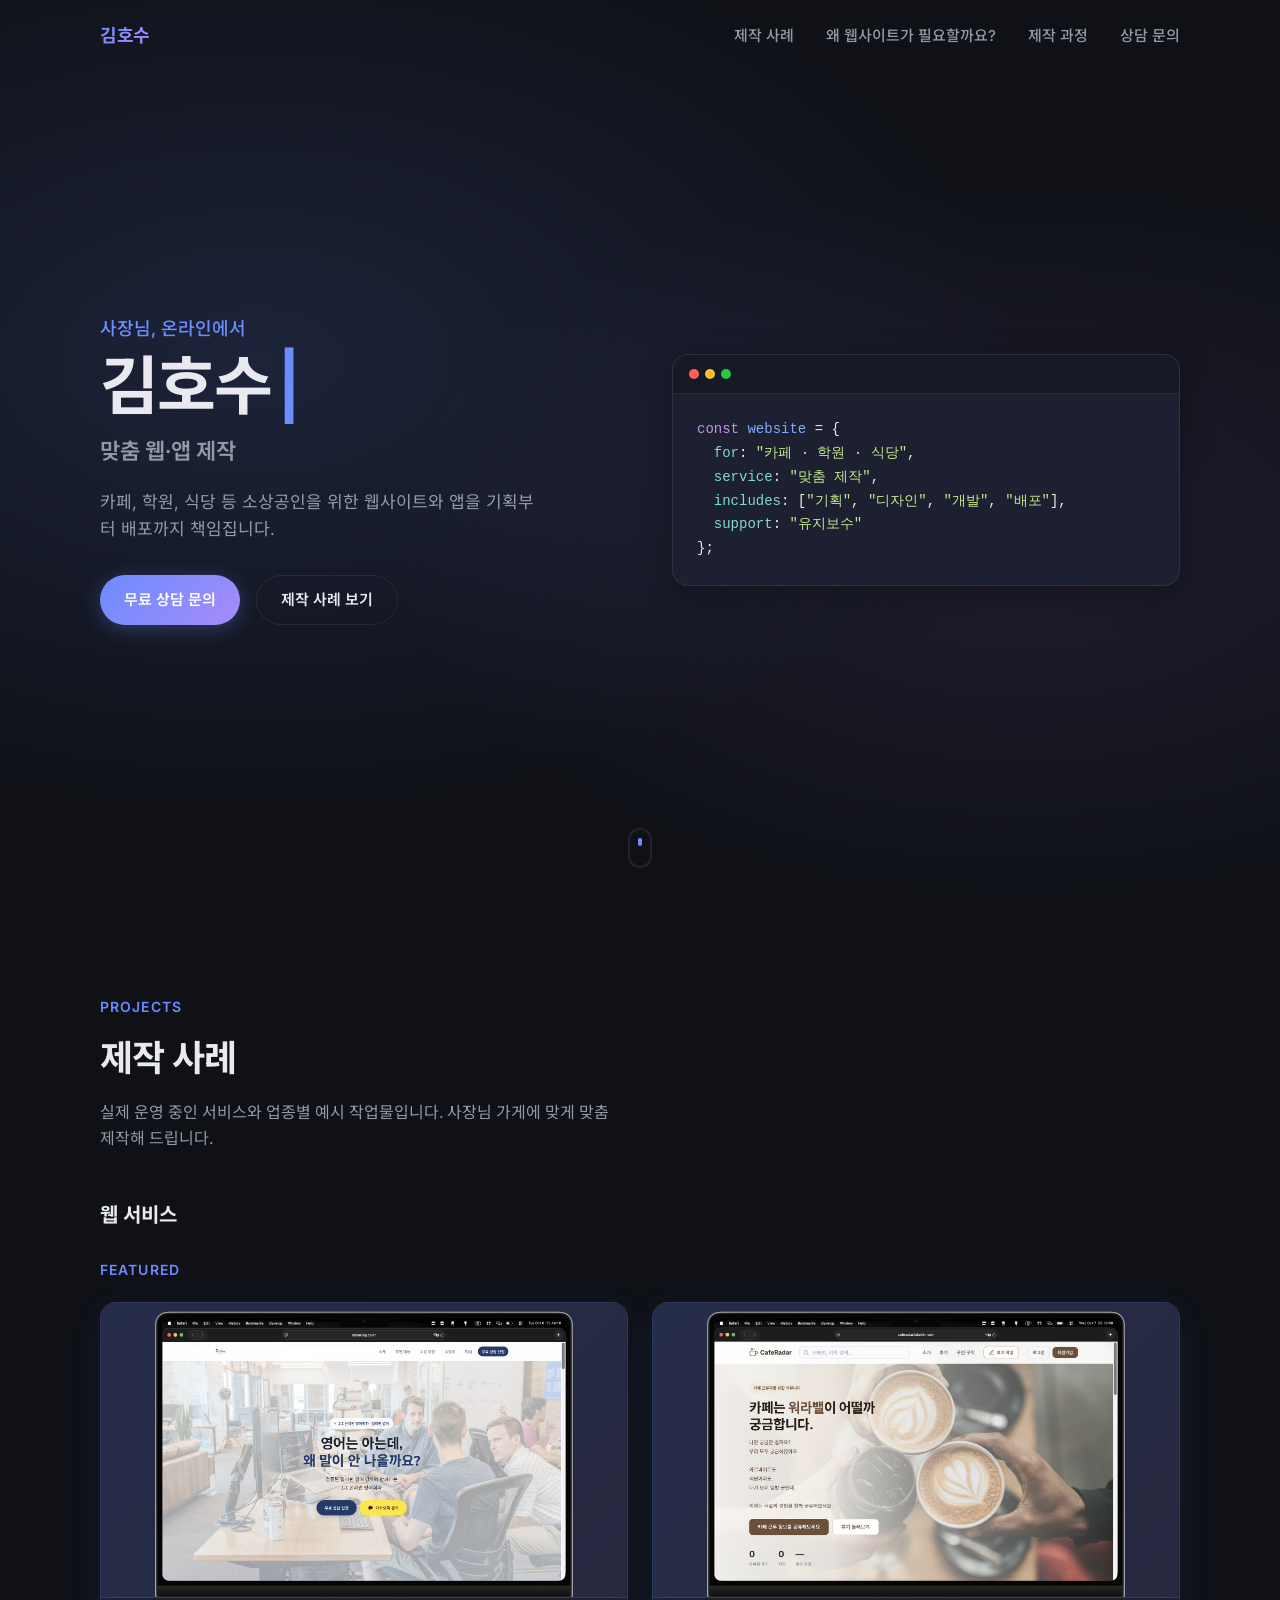
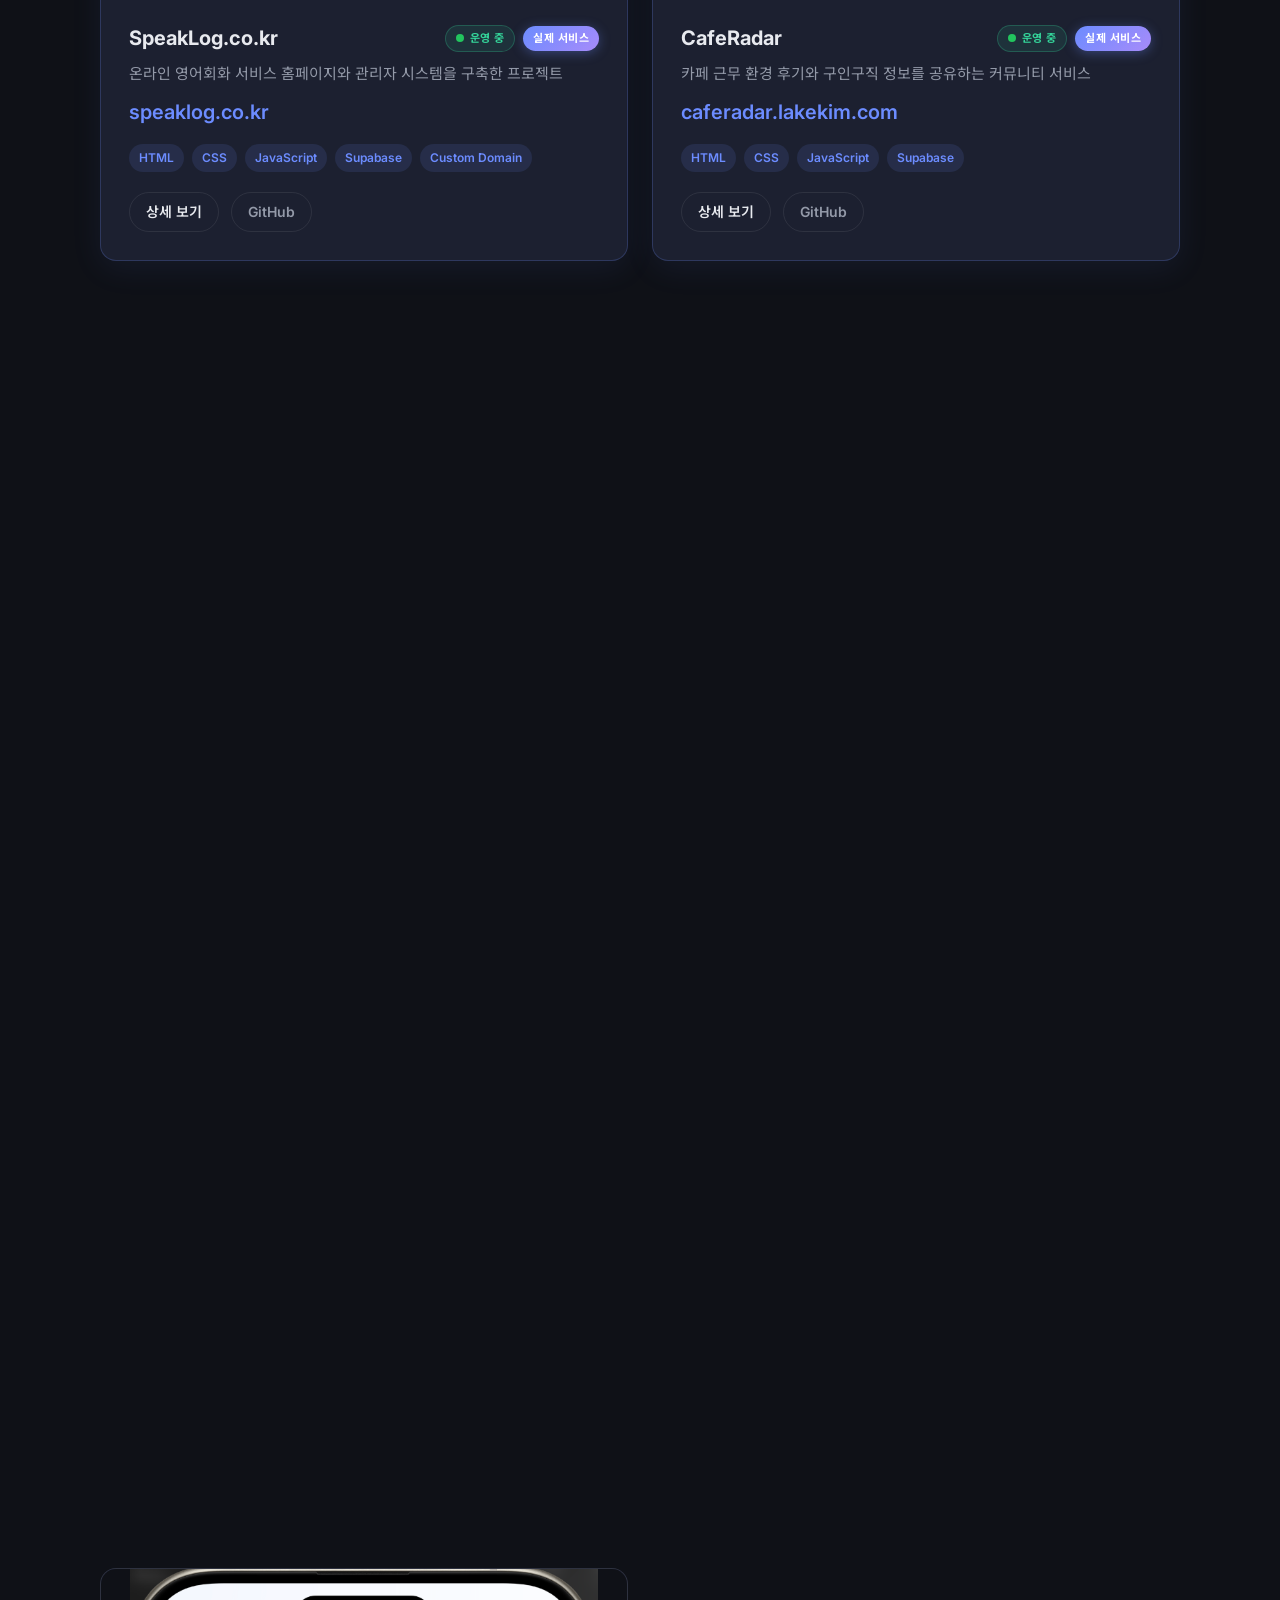
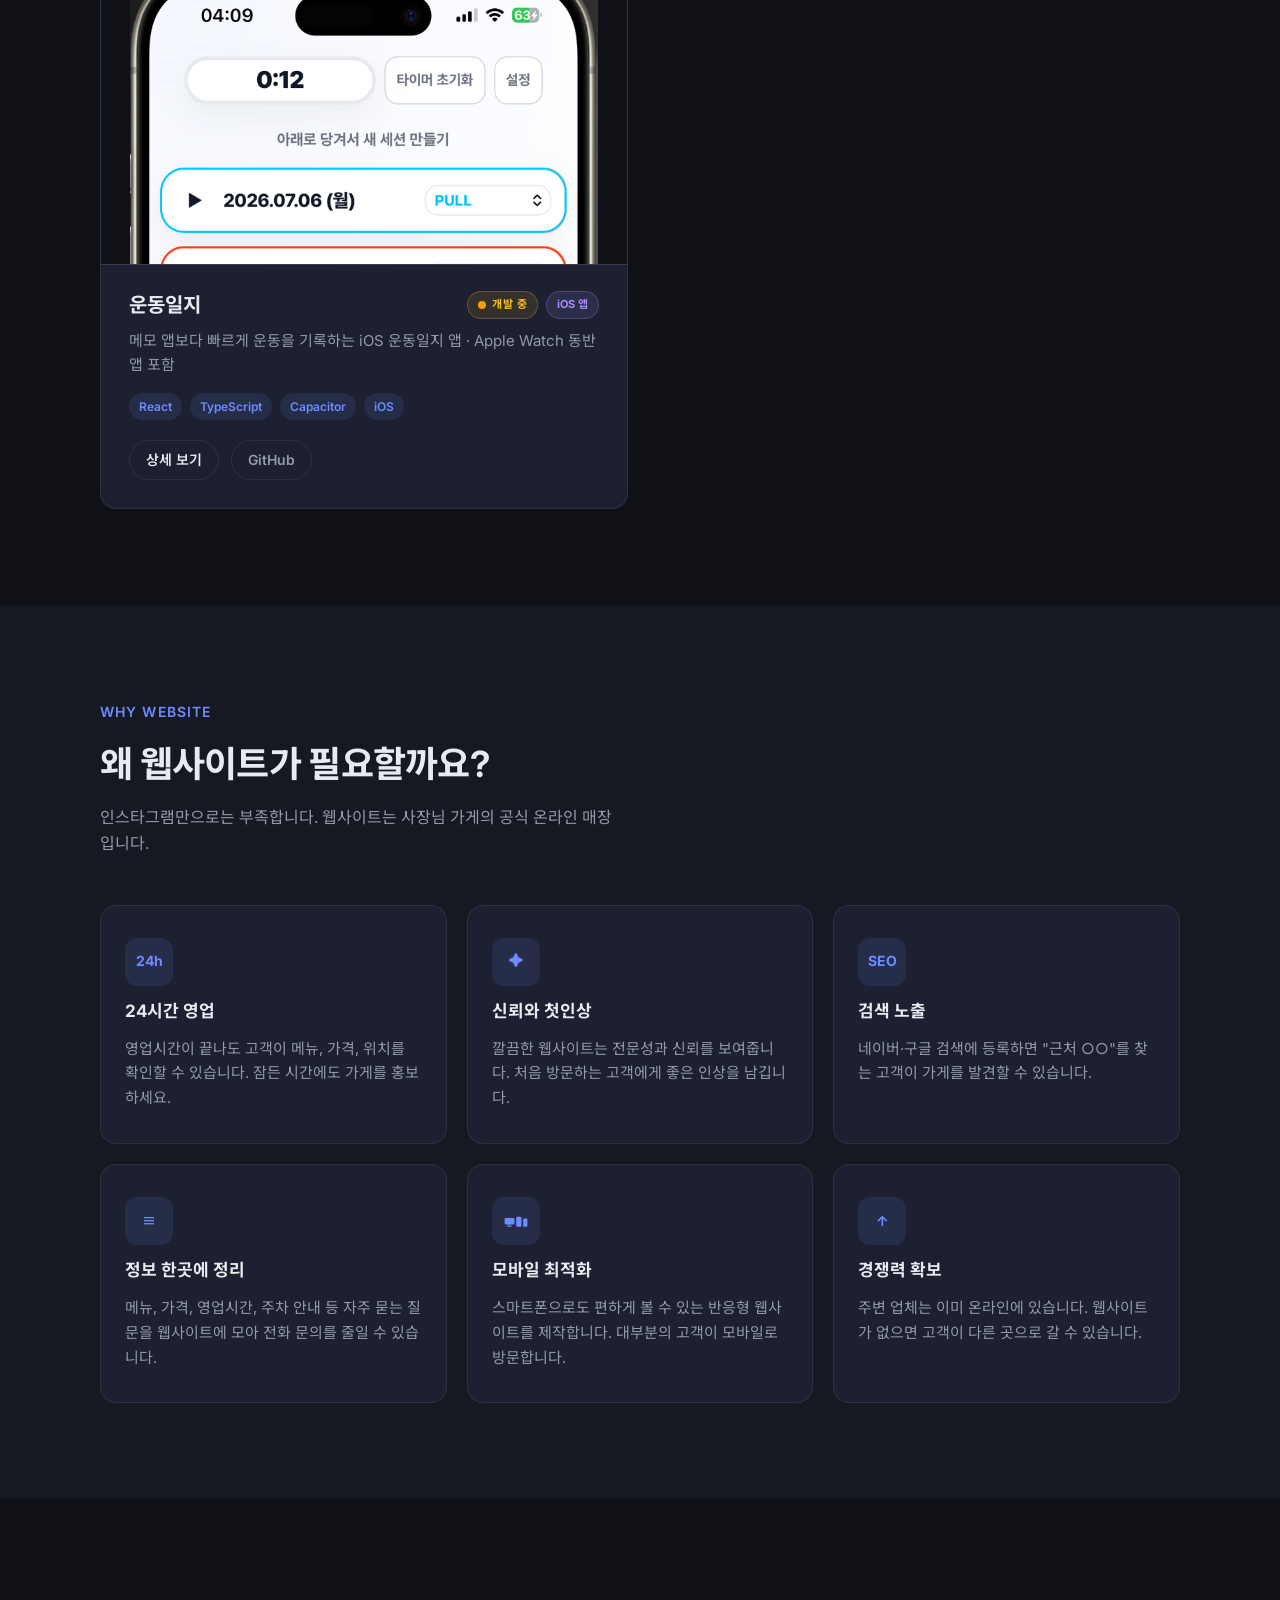
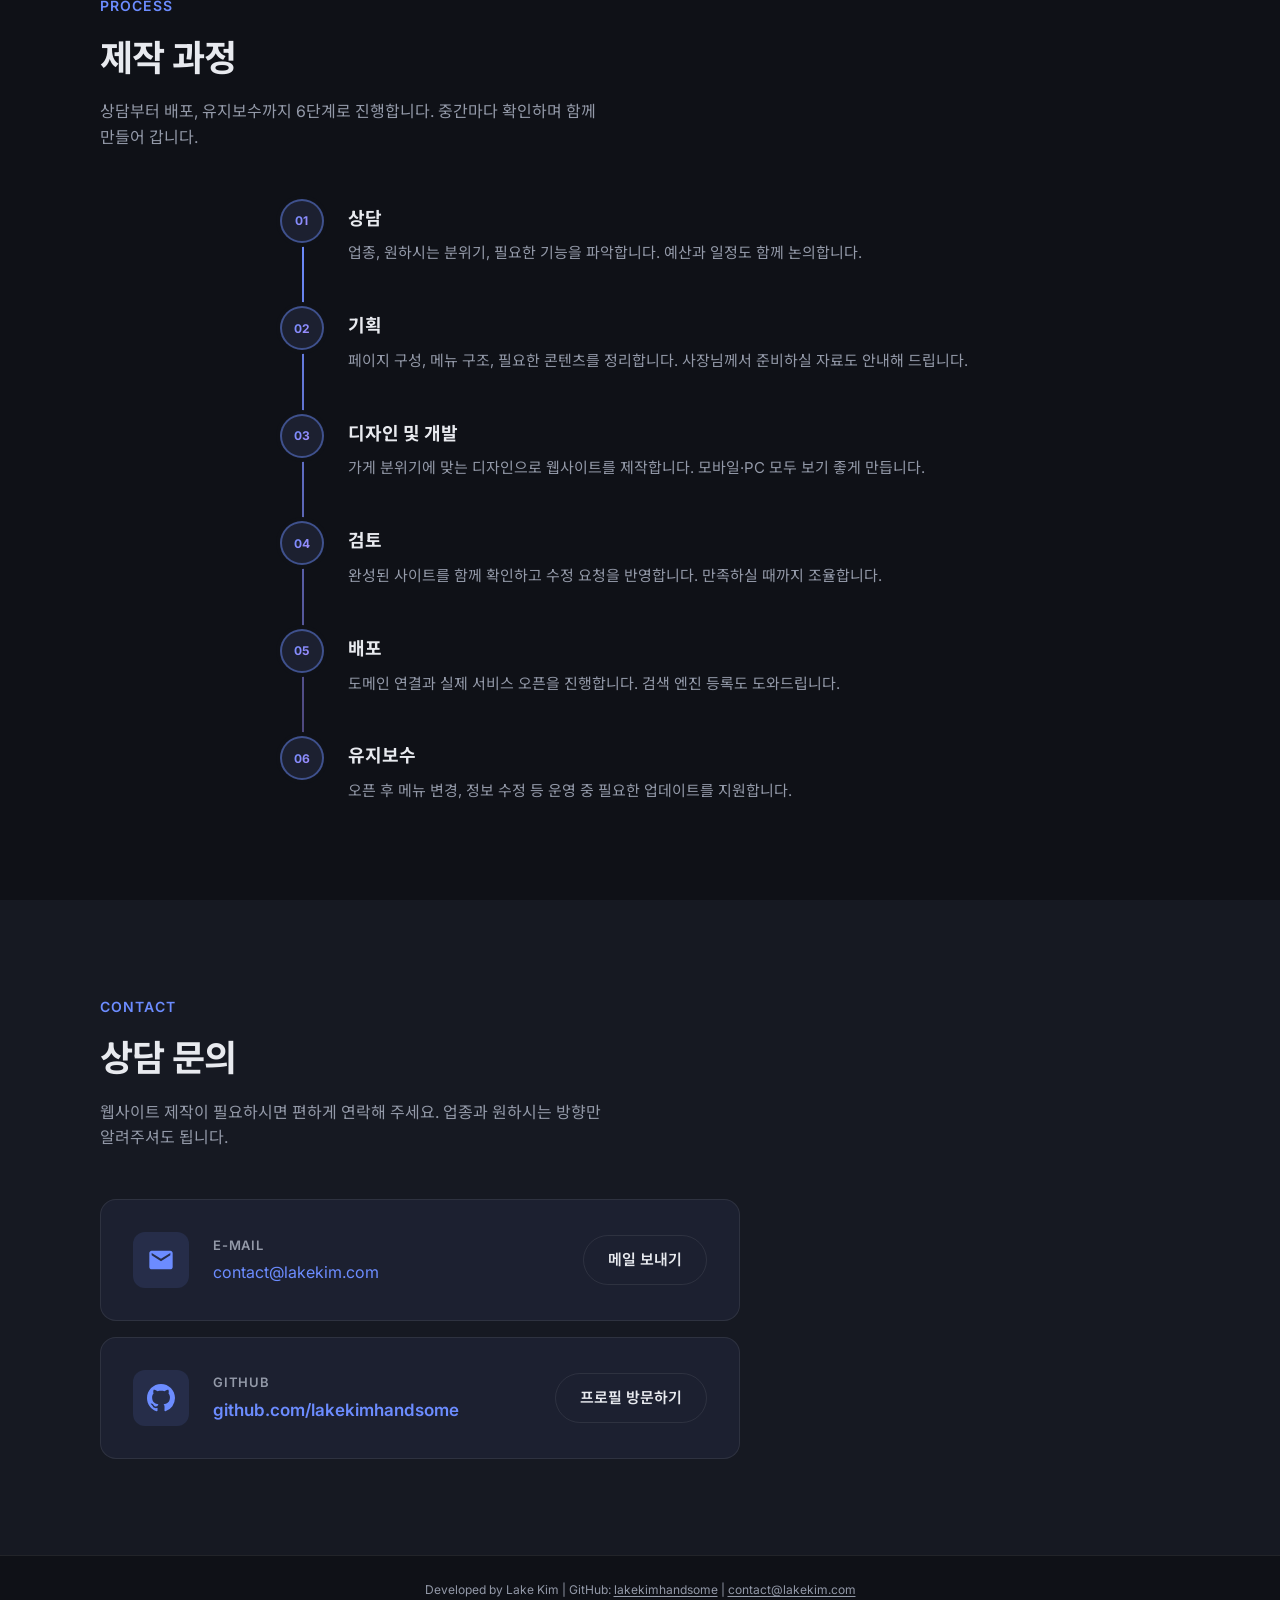
<file: index.html>
<!DOCTYPE html>
<html lang="ko">

<head>
  <meta charset="UTF-8">
  <meta name="viewport" content="width=device-width, initial-scale=1.0">
  <meta name="description" content="김호수 — 카페, 학원, 식당 등 소상공인을 위한 맞춤 웹사이트 제작 서비스. 기획부터 배포, 유지보수까지 책임집니다.">
  <title>김호수 | 웹·앱 제작</title>
  <link rel="icon" href="favicon.svg" type="image/svg+xml">
  <link rel="preconnect" href="https://fonts.googleapis.com">
  <link rel="preconnect" href="https://fonts.gstatic.com" crossorigin>
  <link
    href="https://fonts.googleapis.com/css2?family=Inter:wght@400;500;600;700&family=Noto+Sans+KR:wght@400;500;600;700&display=swap"
    rel="stylesheet">
  <link rel="stylesheet" href="style.css">
</head>

<body>
  <header class="header" id="header">
    <nav class="nav container">
      <a href="#" class="logo">김호수</a>
      <ul class="nav-links" id="nav-links">
        <li><a href="#projects">제작 사례</a></li>
        <li><a href="#why-website">왜 웹사이트가 필요할까요?</a></li>
        <li><a href="#process">제작 과정</a></li>
        <li><a href="#contact">상담 문의</a></li>
      </ul>
      <button type="button" class="nav-toggle" id="nav-toggle" aria-label="메뉴 열기" aria-expanded="false">
        <span></span>
        <span></span>
        <span></span>
      </button>
    </nav>
  </header>

  <main>
    <section class="hero" id="hero">
      <div class="hero-bg" aria-hidden="true"></div>
      <div class="container hero-inner">
        <div class="hero-content reveal">
          <p class="hero-greeting">사장님, 온라인에서</p>
          <h1 class="hero-name">김호수<span class="hero-cursor" aria-hidden="true">|</span></h1>
          <p class="hero-role">맞춤 웹·앱 제작</p>
          <p class="hero-desc">
            카페, 학원, 식당 등 소상공인을 위한<br class="hero-br">
            웹사이트와 앱을 기획부터 배포까지 책임집니다.
          </p>
          <div class="hero-actions">
            <a href="#contact" class="btn btn-primary">무료 상담 문의</a>
            <a href="#projects" class="btn btn-outline">제작 사례 보기</a>
          </div>
        </div>
        <div class="hero-visual reveal" aria-hidden="true">
          <div class="code-window">
            <div class="code-window-header">
              <span class="dot dot-red"></span>
              <span class="dot dot-yellow"></span>
              <span class="dot dot-green"></span>
            </div>
            <pre class="code-window-body"><code><span class="code-keyword">const</span> <span class="code-var">website</span> = {
  <span class="code-prop">for</span>: <span class="code-string">"카페 · 학원 · 식당"</span>,
  <span class="code-prop">service</span>: <span class="code-string">"맞춤 제작"</span>,
  <span class="code-prop">includes</span>: [<span class="code-string">"기획"</span>, <span class="code-string">"디자인"</span>, <span class="code-string">"개발"</span>, <span class="code-string">"배포"</span>],
  <span class="code-prop">support</span>: <span class="code-string">"유지보수"</span>
};</code></pre>
          </div>
        </div>
      </div>
      <a href="#projects" class="scroll-indicator" aria-label="Projects 섹션으로 이동">
        <span></span>
      </a>
    </section>

    <section class="section" id="projects">
      <div class="container">
        <header class="section-header reveal">
          <p class="section-label">Projects</p>
          <h2 class="section-title">제작 사례</h2>
          <p class="section-desc">실제 운영 중인 서비스와 업종별 예시 작업물입니다. 사장님 가게에 맞게 맞춤 제작해 드립니다.</p>
        </header>

        <div class="projects-category">
          <h3 class="projects-category-title reveal">웹 서비스</h3>
        <div class="projects-featured">
          <h4 class="projects-subtitle reveal">Featured</h4>
          <div class="projects-featured-grid">
            <article class="project-card project-card--featured reveal">
              <div class="project-card-media">
                <a href="projects/speaklog" class="project-image-link" aria-label="SpeakLog 상세 보기">
                  <img src="images/projects/speaklog/01-main.png" alt="SpeakLog 프로젝트 미리보기" class="project-image"
                    loading="lazy" width="640" height="360">
                </a>
              </div>
              <div class="project-card-top">
                <div class="project-card-header">
                  <h3 class="project-name">SpeakLog.co.kr</h3>
                  <div class="project-card-badges">
                    <span class="status-live"><span class="status-dot" aria-hidden="true"></span>운영 중</span>
                    <span class="project-badge project-badge--live">실제 서비스</span>
                  </div>
                </div>
                <p class="project-desc">온라인 영어회화 서비스 홈페이지와 관리자 시스템을 구축한 프로젝트</p>
                <a href="https://speaklog.co.kr/" class="project-url" target="_blank"
                  rel="noopener noreferrer">speaklog.co.kr</a>
                <ul class="project-tech" aria-label="사용 기술">
                  <li>HTML</li>
                  <li>CSS</li>
                  <li>JavaScript</li>
                  <li>Supabase</li>
                  <li>Custom Domain</li>
                </ul>
              </div>
              <div class="project-card-actions">
                <a href="projects/speaklog" class="btn btn-sm btn-outline">상세 보기</a>
                <a href="https://github.com/lakekimhandsome/speaklog" class="btn btn-sm btn-ghost" target="_blank"
                  rel="noopener noreferrer">GitHub</a>
              </div>
            </article>

            <article class="project-card project-card--featured reveal">
              <div class="project-card-media">
                <a href="projects/caferadar" class="project-image-link" aria-label="CafeRadar 상세 보기">
                  <img src="images/projects/caferadar/01-main.png?v=551184a" alt="CafeRadar 프로젝트 미리보기" class="project-image"
                    loading="lazy" width="640" height="360">
                </a>
              </div>
              <div class="project-card-top">
                <div class="project-card-header">
                  <h3 class="project-name">CafeRadar</h3>
                  <div class="project-card-badges">
                    <span class="status-live"><span class="status-dot" aria-hidden="true"></span>운영 중</span>
                    <span class="project-badge project-badge--live">실제 서비스</span>
                  </div>
                </div>
                <p class="project-desc">카페 근무 환경 후기와 구인구직 정보를 공유하는 커뮤니티 서비스</p>
                <a href="https://caferadar.lakekim.com" class="project-url" target="_blank"
                  rel="noopener noreferrer">caferadar.lakekim.com</a>
                <ul class="project-tech" aria-label="사용 기술">
                  <li>HTML</li>
                  <li>CSS</li>
                  <li>JavaScript</li>
                  <li>Supabase</li>
                </ul>
              </div>
              <div class="project-card-actions">
                <a href="projects/caferadar" class="btn btn-sm btn-outline">상세 보기</a>
                <a href="https://github.com/lakekimhandsome/caferadar" class="btn btn-sm btn-ghost" target="_blank"
                  rel="noopener noreferrer">GitHub</a>
              </div>
            </article>
          </div>
        </div>

        <div class="projects-grid">
          <article class="project-card reveal">
            <div class="project-card-media">
              <a href="projects/matcha-mall" class="project-image-link" aria-label="말차몰 상세 보기">
                <img src="images/projects/matcha-mall.png?v=20261008" alt="말차몰 프로젝트 미리보기" class="project-image"
                  loading="lazy" width="640" height="360">
              </a>
            </div>
            <div class="project-card-top">
              <div class="project-card-header">
                <h3 class="project-name">말차몰</h3>
                <span class="project-badge project-badge--sample">예시</span>
              </div>
              <p class="project-desc">쇼핑몰 형태의 예시 웹사이트</p>
              <a href="https://mall.lakekim.com" class="project-url" target="_blank"
                rel="noopener noreferrer">mall.lakekim.com</a>
              <ul class="project-tech" aria-label="사용 기술">
                <li>HTML</li>
                <li>CSS</li>
                <li>JavaScript</li>
              </ul>
            </div>
            <div class="project-card-actions">
              <a href="projects/matcha-mall" class="btn btn-sm btn-outline">상세 보기</a>
              <a href="https://github.com/lakekimhandsome/matcha-mall" class="btn btn-sm btn-ghost" target="_blank"
                rel="noopener noreferrer">GitHub</a>
            </div>
          </article>

          <article class="project-card reveal">
            <div class="project-card-media">
              <a href="projects/academy-website" class="project-image-link" aria-label="학원 홈페이지 상세 보기">
                <img src="images/projects/academy-website.png?v=20261008" alt="학원 홈페이지 프로젝트 미리보기" class="project-image"
                  loading="lazy" width="640" height="360">
              </a>
            </div>
            <div class="project-card-top">
              <div class="project-card-header">
                <h3 class="project-name">학원 홈페이지</h3>
                <span class="project-badge project-badge--sample">예시</span>
              </div>
              <p class="project-desc">학원 홈페이지 형태의 예시 웹사이트</p>
              <a href="https://academy.lakekim.com" class="project-url" target="_blank"
                rel="noopener noreferrer">academy.lakekim.com</a>
              <ul class="project-tech" aria-label="사용 기술">
                <li>HTML</li>
                <li>CSS</li>
                <li>JavaScript</li>
              </ul>
            </div>
            <div class="project-card-actions">
              <a href="projects/academy-website" class="btn btn-sm btn-outline">상세 보기</a>
              <a href="https://github.com/lakekimhandsome/academy-website" class="btn btn-sm btn-ghost"
                target="_blank" rel="noopener noreferrer">GitHub</a>
            </div>
          </article>

          <article class="project-card reveal">
            <div class="project-card-media">
              <a href="projects/bokshil-cafe" class="project-image-link" aria-label="Bokshil Café 상세 보기">
                <img src="images/projects/bokshil-cafe.png?v=20261008" alt="Bokshil Café 프로젝트 미리보기" class="project-image"
                  loading="lazy" width="640" height="360">
              </a>
            </div>
            <div class="project-card-top">
              <div class="project-card-header">
                <h3 class="project-name">Bokshil Café</h3>
                <span class="project-badge project-badge--sample">예시</span>
              </div>
              <p class="project-desc">감성 카페 예시 랜딩 페이지</p>
              <a href="https://cafe.lakekim.com" class="project-url" target="_blank"
                rel="noopener noreferrer">cafe.lakekim.com</a>
              <ul class="project-tech" aria-label="사용 기술">
                <li>HTML</li>
                <li>CSS</li>
                <li>JavaScript</li>
              </ul>
            </div>
            <div class="project-card-actions">
              <a href="projects/bokshil-cafe" class="btn btn-sm btn-outline">상세 보기</a>
              <a href="https://github.com/lakekimhandsome/bokshil-cafe" class="btn btn-sm btn-ghost" target="_blank"
                rel="noopener noreferrer">GitHub</a>
            </div>
          </article>

          <article class="project-card reveal">
            <div class="project-card-media">
              <a href="projects/restaurant-kiosk" class="project-image-link" aria-label="식당 키오스크 상세 보기">
                <img src="images/projects/restaurant-kiosk.png?v=20261008" alt="식당 키오스크 프로젝트 미리보기" class="project-image"
                  loading="lazy" width="640" height="360">
              </a>
            </div>
            <div class="project-card-top">
              <div class="project-card-header">
                <h3 class="project-name">식당 키오스크</h3>
                <span class="project-badge project-badge--sample">예시</span>
              </div>
              <p class="project-desc">식당 키오스크 예시 웹 애플리케이션</p>
              <a href="https://kiosk.lakekim.com" class="project-url" target="_blank"
                rel="noopener noreferrer">kiosk.lakekim.com</a>
              <ul class="project-tech" aria-label="사용 기술">
                <li>HTML</li>
                <li>CSS</li>
                <li>JavaScript</li>
              </ul>
            </div>
            <div class="project-card-actions">
              <a href="projects/restaurant-kiosk" class="btn btn-sm btn-outline">상세 보기</a>
              <a href="https://github.com/lakekimhandsome/restaurant-kiosk" class="btn btn-sm btn-ghost"
                target="_blank" rel="noopener noreferrer">GitHub</a>
            </div>
          </article>
        </div>
        </div>

        <div class="projects-category">
          <h3 class="projects-category-title reveal">모바일 앱</h3>
          <div class="projects-grid">
            <article class="project-card reveal">
              <div class="project-card-media project-card-media--mobile">
                <a href="projects/workout-journal" class="project-image-link" aria-label="운동일지 상세 보기">
                  <img src="images/projects/workout-journal.png" alt="운동일지 앱 미리보기" class="project-image"
                    loading="lazy" width="640" height="360">
                </a>
              </div>
              <div class="project-card-top">
                <div class="project-card-header">
                  <h3 class="project-name">운동일지</h3>
                  <div class="project-card-badges">
                    <span class="status-dev"><span class="status-dot status-dot--dev" aria-hidden="true"></span>개발 중</span>
                    <span class="project-badge project-badge--mobile">iOS 앱</span>
                  </div>
                </div>
                <p class="project-desc">메모 앱보다 빠르게 운동을 기록하는 iOS 운동일지 앱 · Apple Watch 동반 앱 포함</p>
                <ul class="project-tech" aria-label="사용 기술">
                  <li>React</li>
                  <li>TypeScript</li>
                  <li>Capacitor</li>
                  <li>iOS</li>
                </ul>
              </div>
              <div class="project-card-actions">
                <a href="projects/workout-journal" class="btn btn-sm btn-outline">상세 보기</a>
                <a href="https://github.com/lakekimhandsome/workout-journal" class="btn btn-sm btn-ghost" target="_blank"
                  rel="noopener noreferrer">GitHub</a>
              </div>
            </article>
          </div>
        </div>
      </div>
    </section>

    <section class="section section-alt" id="why-website">
      <div class="container">
        <header class="section-header reveal">
          <p class="section-label">Why Website</p>
          <h2 class="section-title">왜 웹사이트가 필요할까요?</h2>
          <p class="section-desc">인스타그램만으로는 부족합니다. 웹사이트는 사장님 가게의 공식 온라인 매장입니다.</p>
        </header>
        <div class="why-grid">
          <article class="why-card reveal">
            <span class="why-icon" aria-hidden="true">24h</span>
            <h3 class="why-title">24시간 영업</h3>
            <p class="why-desc">영업시간이 끝나도 고객이 메뉴, 가격, 위치를 확인할 수 있습니다. 잠든 시간에도 가게를 홍보하세요.</p>
          </article>
          <article class="why-card reveal">
            <span class="why-icon" aria-hidden="true">✦</span>
            <h3 class="why-title">신뢰와 첫인상</h3>
            <p class="why-desc">깔끔한 웹사이트는 전문성과 신뢰를 보여줍니다. 처음 방문하는 고객에게 좋은 인상을 남깁니다.</p>
          </article>
          <article class="why-card reveal">
            <span class="why-icon" aria-hidden="true">SEO</span>
            <h3 class="why-title">검색 노출</h3>
            <p class="why-desc">네이버·구글 검색에 등록하면 "근처 ○○"를 찾는 고객이 가게를 발견할 수 있습니다.</p>
          </article>
          <article class="why-card reveal">
            <span class="why-icon" aria-hidden="true">≡</span>
            <h3 class="why-title">정보 한곳에 정리</h3>
            <p class="why-desc">메뉴, 가격, 영업시간, 주차 안내 등 자주 묻는 질문을 웹사이트에 모아 전화 문의를 줄일 수 있습니다.</p>
          </article>
          <article class="why-card reveal">
            <span class="why-icon why-icon--devices" aria-hidden="true">
              <svg viewBox="0 0 20 13" aria-hidden="true">
                <g transform="translate(1.875, 2.875)">
                  <rect x="0" y="1.5" width="7" height="4.5" rx="0.75" />
                  <rect x="2.75" y="6" width="1.25" height="0.85" rx="0.2" />
                  <rect x="1.75" y="6.85" width="3.25" height="0.9" rx="0.25" />
                  <rect x="8.25" y="0.5" width="3.75" height="7.25" rx="0.75" />
                  <rect x="13.25" y="1.75" width="3" height="6" rx="0.65" />
                </g>
              </svg>
            </span>
            <h3 class="why-title">모바일 최적화</h3>
            <p class="why-desc">스마트폰으로도 편하게 볼 수 있는 반응형 웹사이트를 제작합니다. 대부분의 고객이 모바일로 방문합니다.</p>
          </article>
          <article class="why-card reveal">
            <span class="why-icon" aria-hidden="true">↑</span>
            <h3 class="why-title">경쟁력 확보</h3>
            <p class="why-desc">주변 업체는 이미 온라인에 있습니다. 웹사이트가 없으면 고객이 다른 곳으로 갈 수 있습니다.</p>
          </article>
        </div>
      </div>
    </section>

    <section class="section" id="process">
      <div class="container">
        <header class="section-header reveal">
          <p class="section-label">Process</p>
          <h2 class="section-title">제작 과정</h2>
          <p class="section-desc">상담부터 배포, 유지보수까지 6단계로 진행합니다. 중간마다 확인하며 함께 만들어 갑니다.</p>
        </header>
        <ol class="process-timeline">
          <li class="process-step reveal">
            <div class="process-step-marker" aria-hidden="true">
              <span class="process-step-num">01</span>
            </div>
            <div class="process-step-body">
              <h3 class="process-step-title">상담</h3>
              <p class="process-step-desc">업종, 원하시는 분위기, 필요한 기능을 파악합니다. 예산과 일정도 함께 논의합니다.</p>
            </div>
          </li>
          <li class="process-step reveal">
            <div class="process-step-marker" aria-hidden="true">
              <span class="process-step-num">02</span>
            </div>
            <div class="process-step-body">
              <h3 class="process-step-title">기획</h3>
              <p class="process-step-desc">페이지 구성, 메뉴 구조, 필요한 콘텐츠를 정리합니다. 사장님께서 준비하실 자료도 안내해 드립니다.</p>
            </div>
          </li>
          <li class="process-step reveal">
            <div class="process-step-marker" aria-hidden="true">
              <span class="process-step-num">03</span>
            </div>
            <div class="process-step-body">
              <h3 class="process-step-title">디자인 및 개발</h3>
              <p class="process-step-desc">가게 분위기에 맞는 디자인으로 웹사이트를 제작합니다. 모바일·PC 모두 보기 좋게 만듭니다.</p>
            </div>
          </li>
          <li class="process-step reveal">
            <div class="process-step-marker" aria-hidden="true">
              <span class="process-step-num">04</span>
            </div>
            <div class="process-step-body">
              <h3 class="process-step-title">검토</h3>
              <p class="process-step-desc">완성된 사이트를 함께 확인하고 수정 요청을 반영합니다. 만족하실 때까지 조율합니다.</p>
            </div>
          </li>
          <li class="process-step reveal">
            <div class="process-step-marker" aria-hidden="true">
              <span class="process-step-num">05</span>
            </div>
            <div class="process-step-body">
              <h3 class="process-step-title">배포</h3>
              <p class="process-step-desc">도메인 연결과 실제 서비스 오픈을 진행합니다. 검색 엔진 등록도 도와드립니다.</p>
            </div>
          </li>
          <li class="process-step reveal">
            <div class="process-step-marker" aria-hidden="true">
              <span class="process-step-num">06</span>
            </div>
            <div class="process-step-body">
              <h3 class="process-step-title">유지보수</h3>
              <p class="process-step-desc">오픈 후 메뉴 변경, 정보 수정 등 운영 중 필요한 업데이트를 지원합니다.</p>
            </div>
          </li>
        </ol>
      </div>
    </section>

    <section class="section section-alt" id="contact">
      <div class="container">
        <header class="section-header reveal">
          <p class="section-label">Contact</p>
          <h2 class="section-title">상담 문의</h2>
          <p class="section-desc">웹사이트 제작이 필요하시면 편하게 연락해 주세요. 업종과 원하시는 방향만 알려주셔도 됩니다.</p>
        </header>
        <div class="contact-cards reveal">
          <div class="contact-card">
            <div class="contact-icon" aria-hidden="true">
              <svg viewBox="0 0 24 24">
                <path
                  d="M20 4H4c-1.1 0-2 .9-2 2v12c0 1.1.9 2 2 2h16c1.1 0 2-.9 2-2V6c0-1.1-.9-2-2-2zm0 4l-8 5-8-5V6l8 5 8-5v2z" />
              </svg>
            </div>
            <div class="contact-info">
              <p class="contact-label">E-mail</p>
              <button type="button" class="contact-link contact-link--copy" data-email="contact@lakekim.com"
                aria-label="이메일 주소 복사">contact@lakekim.com</button>
            </div>
            <a href="mailto:contact@lakekim.com" class="btn btn-outline">메일 보내기</a>
          </div>
          <div class="contact-card">
            <div class="contact-icon" aria-hidden="true">
              <svg viewBox="0 0 24 24">
                <path
                  d="M12 0C5.37 0 0 5.37 0 12c0 5.31 3.435 9.795 8.205 11.385.6.105.825-.255.825-.57 0-.285-.015-1.23-.015-2.235-3.015.555-3.795-.735-4.035-1.41-.135-.345-.72-1.41-1.23-1.695-.42-.225-1.02-.78-.015-.795.945-.015 1.62.87 1.845 1.23 1.08 1.815 2.805 1.305 3.495.99.105-.78.42-1.305.765-1.605-2.67-.3-5.46-1.335-5.46-5.925 0-1.305.465-2.385 1.23-3.225-.12-.3-.54-1.53.12-3.18 0 0 1.005-.315 3.3 1.23.96-.27 1.98-.405 3-.405s2.04.135 3 .405c2.295-1.56 3.3-1.23 3.3-1.23.66 1.65.24 2.88.12 3.18.765.84 1.23 1.905 1.23 3.225 0 4.605-2.805 5.625-5.475 5.925.435.375.81 1.095.81 2.22 0 1.605-.015 2.895-.015 3.3 0 .315.225.69.825.57A12.02 12.02 0 0024 12c0-6.63-5.37-12-12-12z" />
              </svg>
            </div>
            <div class="contact-info">
              <p class="contact-label">GitHub</p>
              <a href="https://github.com/lakekimhandsome" class="contact-link" target="_blank"
                rel="noopener noreferrer">github.com/lakekimhandsome</a>
            </div>
            <a href="https://github.com/lakekimhandsome" class="btn btn-outline" target="_blank"
              rel="noopener noreferrer">프로필 방문하기</a>
          </div>
        </div>
      </div>
    </section>
  </main>

  <footer class="site-footer">
    <p class="site-footer__copy">Developed by Lake Kim | GitHub: <a href="https://github.com/lakekimhandsome" target="_blank" rel="noopener noreferrer">lakekimhandsome</a> | <a href="mailto:contact@lakekim.com">contact@lakekim.com</a></p>
  </footer>

  <script src="script.js"></script>
</body>

</html>
</file>
<file: style.css>
/* ===== Variables ===== */
:root {
  --bg: #0f1117;
  --bg-alt: #161922;
  --surface: #1c2030;
  --surface-hover: #242938;
  --border: rgba(255, 255, 255, 0.08);
  --text: #e8eaef;
  --text-muted: #9399a8;
  --accent: #6c8cff;
  --accent-hover: #8aa4ff;
  --accent-soft: rgba(108, 140, 255, 0.12);
  --gradient: linear-gradient(135deg, #6c8cff 0%, #a78bfa 100%);
  --shadow: 0 8px 32px rgba(0, 0, 0, 0.3);
  --radius: 12px;
  --radius-lg: 16px;
  --header-h: 72px;
  --transition: 0.25s ease;
  --font: "Inter", "Noto Sans KR", -apple-system, BlinkMacSystemFont, sans-serif;
}

/* ===== Reset ===== */
*,
*::before,
*::after {
  box-sizing: border-box;
  margin: 0;
  padding: 0;
}

html {
  scroll-behavior: smooth;
}

body {
  font-family: var(--font);
  background: var(--bg);
  color: var(--text);
  line-height: 1.6;
  -webkit-font-smoothing: antialiased;
  overflow-x: clip;
}

a {
  color: inherit;
  text-decoration: none;
}

ul {
  list-style: none;
}

img {
  max-width: 100%;
  display: block;
}

button {
  font: inherit;
  cursor: pointer;
  border: none;
  background: none;
}

.container {
  width: 100%;
  max-width: 1120px;
  margin-inline: auto;
  padding-inline: clamp(1rem, 4vw, 1.25rem);
}

/* ===== Header ===== */
.header {
  position: fixed;
  top: 0;
  left: 0;
  right: 0;
  z-index: 100;
  height: var(--header-h);
  transition: background var(--transition), box-shadow var(--transition);
}

.header.scrolled {
  background: rgba(15, 17, 23, 0.85);
  backdrop-filter: blur(12px);
  box-shadow: 0 1px 0 var(--border);
}

.nav {
  display: flex;
  align-items: center;
  justify-content: space-between;
  height: 100%;
}

.logo {
  font-weight: 700;
  font-size: 1.125rem;
  letter-spacing: -0.02em;
  background: var(--gradient);
  -webkit-background-clip: text;
  background-clip: text;
  -webkit-text-fill-color: transparent;
}

.nav-links {
  display: flex;
  gap: 2rem;
}

.nav-links a {
  font-size: 0.9375rem;
  font-weight: 500;
  color: var(--text-muted);
  transition: color var(--transition);
}

.nav-links a:hover {
  color: var(--text);
}

.nav-toggle {
  display: none;
  position: relative;
  width: 22px;
  height: 14px;
  padding: 0;
  border: 0;
  background: transparent;
  cursor: pointer;
}

.nav-toggle span {
  display: block;
  position: absolute;
  left: 0;
  right: 0;
  width: 100%;
  height: 0;
  border-bottom: 2px solid var(--text);
  transition: all ease-out 0.3s;
}

.nav-toggle span:nth-child(1) {
  top: 0;
}

.nav-toggle span:nth-child(2) {
  top: 50%;
  height: 2px;
  border-bottom: 0;
  background: var(--text);
  transition: all ease-out 0.1s;
}

.nav-toggle span:nth-child(3) {
  top: 100%;
}

.nav-toggle.active span:nth-child(1) {
  top: 50%;
  transform: rotate(45deg);
  transform-origin: center;
}

.nav-toggle.active span:nth-child(2) {
  opacity: 0;
}

.nav-toggle.active span:nth-child(3) {
  top: 50%;
  transform: rotate(-45deg);
  transform-origin: center;
}

/* ===== Buttons ===== */
.btn {
  display: inline-flex;
  align-items: center;
  justify-content: center;
  gap: 0.5rem;
  padding: 0.75rem 1.5rem;
  font-size: 0.9375rem;
  font-weight: 600;
  border-radius: 999px;
  transition: transform var(--transition), background var(--transition), color var(--transition), border-color var(--transition), box-shadow var(--transition);
}

.btn:hover {
  transform: translateY(-2px);
}

.btn-primary {
  background: var(--gradient);
  color: #fff;
  box-shadow: 0 4px 20px rgba(108, 140, 255, 0.3);
}

.btn-primary:hover {
  box-shadow: 0 6px 28px rgba(108, 140, 255, 0.45);
}

.btn-outline {
  border: 1px solid var(--border);
  color: var(--text);
  background: transparent;
}

.btn-outline:hover {
  border-color: rgba(255, 255, 255, 0.2);
  background: rgba(255, 255, 255, 0.04);
}

.btn-ghost {
  border: 1px solid var(--border);
  color: var(--text-muted);
  background: transparent;
}

.btn-ghost:hover {
  color: var(--text);
  border-color: rgba(255, 255, 255, 0.18);
  background: rgba(255, 255, 255, 0.04);
}

.btn-sm {
  padding: 0.5rem 1rem;
  font-size: 0.875rem;
}

.btn-icon {
  width: 18px;
  height: 18px;
  fill: currentColor;
}

/* ===== Hero ===== */
.hero {
  position: relative;
  min-height: 100vh;
  display: flex;
  align-items: center;
  padding-top: var(--header-h);
  overflow-x: clip;
}

.hero-content,
.hero-visual {
  width: 100%;
  max-width: 100%;
}

.hero-bg {
  position: absolute;
  inset: 0;
  background:
    radial-gradient(ellipse 60% 50% at 20% 40%, rgba(108, 140, 255, 0.15), transparent),
    radial-gradient(ellipse 50% 40% at 80% 60%, rgba(167, 139, 250, 0.1), transparent);
  pointer-events: none;
}

.hero-inner {
  display: grid;
  grid-template-columns: 1fr 1fr;
  gap: 4rem;
  align-items: center;
  padding-block: 4rem 6rem;
}

.hero-inner > * {
  min-width: 0;
}

.hero-greeting {
  font-size: 1.125rem;
  color: var(--accent);
  font-weight: 500;
  margin-bottom: 0.5rem;
}

.hero-name {
  font-size: clamp(2.75rem, 6vw, 4rem);
  font-weight: 700;
  letter-spacing: -0.03em;
  line-height: 1.1;
  margin-bottom: 0.75rem;
  overflow-wrap: anywhere;
}

.hero-cursor {
  display: inline-block;
  color: var(--accent);
  animation: blink 1s step-end infinite;
  margin-left: 0.1em;
}

@keyframes blink {
  50% {
    opacity: 0;
  }
}

.hero-role {
  font-size: 1.375rem;
  font-weight: 600;
  color: var(--text-muted);
  margin-bottom: 1.25rem;
}

.hero-desc {
  font-size: 1.0625rem;
  color: var(--text-muted);
  max-width: 28rem;
  margin-bottom: 2rem;
}

.hero-actions {
  display: flex;
  flex-wrap: wrap;
  gap: 1rem;
}

.hero-br {
  display: none;
}

/* Code window */
.code-window {
  background: var(--surface);
  border: 1px solid var(--border);
  border-radius: var(--radius-lg);
  overflow: hidden;
  box-shadow: var(--shadow);
  text-align: left;
  max-width: 100%;
}

.code-window-header {
  display: flex;
  gap: 6px;
  padding: 0.875rem 1rem;
  background: rgba(0, 0, 0, 0.2);
  border-bottom: 1px solid var(--border);
  justify-content: flex-start;
}

.dot {
  width: 10px;
  height: 10px;
  border-radius: 50%;
}

.dot-red {
  background: #ff5f57;
}

.dot-yellow {
  background: #febc2e;
}

.dot-green {
  background: #28c840;
}

.code-window-body {
  padding: 1.5rem;
  font-family: "SF Mono", "Fira Code", "Consolas", monospace;
  font-size: 0.875rem;
  line-height: 1.7;
  overflow-x: auto;
  text-align: left;
  direction: ltr;
  white-space: pre;
  width: 100%;
  max-width: 100%;
  box-sizing: border-box;
}

.code-window-body code {
  display: block;
  text-align: left;
  max-width: 100%;
}

.code-keyword {
  color: #c792ea;
}

.code-var {
  color: #82aaff;
}

.code-prop {
  color: #7fdbca;
}

.code-string {
  color: #c3e88d;
}

.scroll-indicator {
  position: absolute;
  bottom: 2rem;
  left: 50%;
  transform: translateX(-50%);
  width: 24px;
  height: 40px;
  border: 2px solid var(--border);
  border-radius: 12px;
  display: flex;
  justify-content: center;
  padding-top: 8px;
}

.scroll-indicator span {
  width: 4px;
  height: 8px;
  background: var(--accent);
  border-radius: 2px;
  animation: scroll-bounce 2s ease-in-out infinite;
}

@keyframes scroll-bounce {
  0%,
  100% {
    transform: translateY(0);
    opacity: 1;
  }

  50% {
    transform: translateY(6px);
    opacity: 0.4;
  }
}

/* ===== Sections ===== */
.section {
  padding: 6rem 0;
}

.section-alt {
  background: var(--bg-alt);
}

.section-header {
  margin-bottom: 3rem;
}

.section-label {
  font-size: 0.875rem;
  font-weight: 600;
  color: var(--accent);
  text-transform: uppercase;
  letter-spacing: 0.08em;
  margin-bottom: 0.75rem;
}

.section-title {
  font-size: clamp(1.75rem, 4vw, 2.25rem);
  font-weight: 700;
  letter-spacing: -0.02em;
  margin-bottom: 0.75rem;
}

.section-desc {
  color: var(--text-muted);
  max-width: 32rem;
}

/* ===== Scroll reveal ===== */
.reveal {
  opacity: 0;
  transform: translateY(24px);
  transition: opacity 0.6s ease, transform 0.6s ease;
}

.reveal.visible {
  opacity: 1;
  transform: translateY(0);
}

/* ===== Projects ===== */
.projects-category {
  margin-bottom: 3.5rem;
}

.projects-category:last-child {
  margin-bottom: 0;
}

.projects-category-title {
  font-size: 1.25rem;
  font-weight: 700;
  color: var(--text);
  margin-bottom: 1.75rem;
}

.projects-featured {
  margin-bottom: 3rem;
}

.projects-subtitle {
  font-size: 0.875rem;
  font-weight: 600;
  color: var(--accent);
  text-transform: uppercase;
  letter-spacing: 0.08em;
  margin-bottom: 1.25rem;
}

.projects-featured-grid {
  display: grid;
  grid-template-columns: repeat(2, 1fr);
  gap: 1.5rem;
}

.projects-grid {
  display: grid;
  grid-template-columns: repeat(2, 1fr);
  gap: 1.5rem;
}

.project-card {
  display: flex;
  flex-direction: column;
  justify-content: space-between;
  gap: 0;
  padding: 0;
  background: var(--surface);
  border: 1px solid var(--border);
  border-radius: var(--radius-lg);
  overflow: hidden;
  transition: transform var(--transition), border-color var(--transition), box-shadow var(--transition);
}

.project-card:hover {
  transform: translateY(-4px);
  border-color: rgba(108, 140, 255, 0.3);
  box-shadow: 0 12px 40px rgba(0, 0, 0, 0.25);
}

.project-card--featured {
  border-color: rgba(108, 140, 255, 0.22);
  box-shadow: 0 8px 32px rgba(108, 140, 255, 0.08);
}

.project-card--featured:hover {
  border-color: rgba(108, 140, 255, 0.45);
  box-shadow: 0 16px 48px rgba(108, 140, 255, 0.15);
}

.project-card-media {
  aspect-ratio: 16 / 9;
  overflow: hidden;
  background:
    linear-gradient(135deg, rgba(108, 140, 255, 0.12), rgba(167, 139, 250, 0.08)),
    var(--surface);
  border-bottom: 1px solid var(--border);
}

.project-image-link {
  display: block;
  width: 100%;
  height: 100%;
  cursor: pointer;
}

.project-image-link:focus-visible {
  outline: 2px solid var(--accent);
  outline-offset: -2px;
}

.project-image {
  width: 100%;
  height: 100%;
  object-fit: cover;
  display: block;
  transition: transform 0.35s ease;
}

.project-card:hover .project-image {
  transform: scale(1.03);
}

.project-card-media--speaklog {
  background:
    radial-gradient(circle at 30% 40%, rgba(108, 140, 255, 0.35), transparent 55%),
    linear-gradient(135deg, #1b3a6b 0%, #2d5a9e 50%, #1a2f52 100%);
}

.project-card-media--caferadar {
  background:
    radial-gradient(circle at 70% 30%, rgba(210, 160, 100, 0.35), transparent 50%),
    linear-gradient(135deg, #3d2b1f 0%, #6b4c35 50%, #2a1e16 100%);
}

.project-media-label {
  display: flex;
  align-items: center;
  justify-content: center;
  width: 100%;
  height: 100%;
  font-size: clamp(1.5rem, 4vw, 2rem);
  font-weight: 700;
  letter-spacing: -0.02em;
  color: rgba(255, 255, 255, 0.92);
  text-shadow: 0 2px 16px rgba(0, 0, 0, 0.35);
  transition: transform 0.35s ease;
}

.project-card:hover .project-media-label {
  transform: scale(1.03);
}

.project-card-top {
  padding: 1.5rem 1.75rem 0;
}

.project-card-header {
  display: flex;
  align-items: center;
  justify-content: space-between;
  gap: 0.75rem;
  flex-wrap: wrap;
  margin-bottom: 0.5rem;
}

.project-name {
  font-size: 1.25rem;
  font-weight: 700;
}

.project-badge {
  display: inline-flex;
  align-items: center;
  padding: 0.25rem 0.625rem;
  font-size: 0.6875rem;
  font-weight: 700;
  letter-spacing: 0.04em;
  text-transform: uppercase;
  border-radius: 999px;
  white-space: nowrap;
  flex-shrink: 0;
}

.project-badge--live {
  color: #fff;
  background: var(--gradient);
  box-shadow: 0 2px 12px rgba(108, 140, 255, 0.35);
}

.project-badge--sample {
  color: var(--text-muted);
  background: rgba(255, 255, 255, 0.06);
  border: 1px solid rgba(255, 255, 255, 0.1);
}

.project-badge--mobile {
  color: #a78bfa;
  background: rgba(167, 139, 250, 0.12);
  border: 1px solid rgba(167, 139, 250, 0.28);
  text-transform: none;
  letter-spacing: 0;
}

.project-card-media--mobile .project-image {
  object-fit: contain;
  object-position: center top;
  background: #0f1117;
}

.status-live {
  display: inline-flex;
  align-items: center;
  gap: 0.375rem;
  padding: 0.25rem 0.625rem;
  font-size: 0.6875rem;
  font-weight: 700;
  letter-spacing: 0.04em;
  color: #34d399;
  background: rgba(52, 211, 153, 0.1);
  border: 1px solid rgba(52, 211, 153, 0.25);
  border-radius: 999px;
  white-space: nowrap;
  flex-shrink: 0;
}

.status-dev {
  display: inline-flex;
  align-items: center;
  gap: 0.375rem;
  padding: 0.25rem 0.625rem;
  font-size: 0.6875rem;
  font-weight: 700;
  letter-spacing: 0.04em;
  color: #fbbf24;
  background: rgba(251, 191, 36, 0.1);
  border: 1px solid rgba(251, 191, 36, 0.25);
  border-radius: 999px;
  white-space: nowrap;
  flex-shrink: 0;
}

.status-dot {
  width: 8px;
  height: 8px;
  border-radius: 50%;
  background: #22c55e;
  animation: status-blink 1.5s ease-in-out infinite;
}

.status-dot--dev {
  background: #f59e0b;
  animation: status-blink-dev 1.5s ease-in-out infinite;
}

@keyframes status-blink {
  0%,
  100% {
    opacity: 1;
    box-shadow: 0 0 6px rgba(34, 197, 94, 0.9);
  }

  50% {
    opacity: 0.35;
    box-shadow: 0 0 2px rgba(34, 197, 94, 0.3);
  }
}

@keyframes status-blink-dev {
  0%,
  100% {
    opacity: 1;
    box-shadow: 0 0 6px rgba(245, 158, 11, 0.9);
  }

  50% {
    opacity: 0.35;
    box-shadow: 0 0 2px rgba(245, 158, 11, 0.3);
  }
}

.project-card-badges {
  display: inline-flex;
  align-items: center;
  gap: 0.5rem;
  flex-wrap: wrap;
}

.project-url {
  display: inline-block;
  margin-top: 0.625rem;
  font-size: 1.25rem;
  font-weight: 600;
  color: var(--accent);
  transition: color var(--transition);
}

.project-url:hover {
  color: var(--accent-hover);
  text-decoration: underline;
}

.project-desc {
  color: var(--text-muted);
  font-size: 0.9375rem;
}

.project-tech {
  display: flex;
  flex-wrap: wrap;
  gap: 0.5rem;
  margin-top: 1rem;
}

.project-tech li {
  padding: 0.25rem 0.625rem;
  font-size: 0.75rem;
  font-weight: 600;
  color: var(--accent);
  background: var(--accent-soft);
  border-radius: 999px;
}

.project-card-actions {
  display: flex;
  flex-wrap: wrap;
  gap: 0.75rem;
  padding: 1.25rem 1.75rem 1.75rem;
}

/* ===== Project Detail ===== */
.page-detail {
  padding-top: var(--header-h);
}

.detail-hero {
  position: relative;
  padding: 4rem 0 3rem;
  overflow: hidden;
}

.detail-hero::before {
  content: "";
  position: absolute;
  inset: 0;
  background:
    radial-gradient(ellipse 60% 50% at 20% 40%, rgba(108, 140, 255, 0.12), transparent),
    radial-gradient(ellipse 50% 40% at 80% 60%, rgba(167, 139, 250, 0.08), transparent);
  pointer-events: none;
}

.detail-hero-inner {
  position: relative;
}

.detail-back {
  display: inline-flex;
  align-items: center;
  gap: 0.375rem;
  margin-bottom: 1.5rem;
  font-size: 0.875rem;
  font-weight: 500;
  color: var(--text-muted);
  transition: color var(--transition);
}

.detail-back:hover {
  color: var(--accent);
}

.detail-back svg {
  width: 1rem;
  height: 1rem;
  fill: currentColor;
}

.detail-header {
  display: flex;
  align-items: flex-start;
  justify-content: space-between;
  gap: 1rem;
  flex-wrap: wrap;
  margin-bottom: 1rem;
}

.detail-title {
  font-size: clamp(2rem, 5vw, 2.75rem);
  font-weight: 700;
  letter-spacing: -0.03em;
}

.detail-summary {
  color: var(--text-muted);
  font-size: 1.0625rem;
  max-width: 40rem;
  margin-bottom: 1.5rem;
}

.detail-hero-inner > .project-url {
  margin-top: 0;
  margin-bottom: 1.5rem;
}

.detail-actions {
  display: flex;
  flex-wrap: wrap;
  gap: 0.75rem;
}

.detail-content {
  padding-bottom: 6rem;
}

.detail-grid {
  display: grid;
  gap: 1.5rem;
}

.detail-block {
  padding: 2rem;
  background: var(--surface);
  border: 1px solid var(--border);
  border-radius: var(--radius-lg);
  transition: border-color var(--transition);
}

.detail-block:hover {
  border-color: rgba(108, 140, 255, 0.2);
}

.detail-block-title {
  font-size: 1.125rem;
  font-weight: 700;
  margin-bottom: 1rem;
  padding-bottom: 0.75rem;
  border-bottom: 1px solid var(--border);
}

.detail-text {
  color: var(--text-muted);
  font-size: 0.9875rem;
}

.detail-text + .detail-text {
  margin-top: 0.875rem;
}

.detail-list {
  display: flex;
  flex-direction: column;
  gap: 0.75rem;
}

.detail-list li {
  display: flex;
  align-items: flex-start;
  gap: 0.75rem;
  color: var(--text-muted);
  font-size: 0.9875rem;
}

.detail-list-marker {
  flex-shrink: 0;
  width: 6px;
  height: 6px;
  margin-top: 0.55rem;
  background: var(--accent);
  border-radius: 50%;
}

.detail-tech {
  display: flex;
  flex-wrap: wrap;
  gap: 0.5rem;
}

.detail-tech li {
  padding: 0.375rem 0.75rem;
  font-size: 0.8125rem;
  font-weight: 600;
  color: var(--accent);
  background: var(--accent-soft);
  border-radius: 999px;
}

.gallery-grid {
  display: grid;
  grid-template-columns: repeat(3, 1fr);
  gap: 1rem;
}

.gallery-item {
  display: block;
  width: 100%;
  padding: 0;
  border: 1px solid var(--border);
  border-radius: var(--radius);
  overflow: hidden;
  background: var(--surface);
  cursor: zoom-in;
  transition: transform var(--transition), border-color var(--transition), box-shadow var(--transition);
}

.gallery-item:hover {
  transform: translateY(-3px);
  border-color: rgba(108, 140, 255, 0.35);
  box-shadow: 0 8px 28px rgba(0, 0, 0, 0.25);
}

.gallery-item:focus-visible {
  outline: 2px solid var(--accent);
  outline-offset: 2px;
}

.gallery-item__media {
  aspect-ratio: 16 / 10;
  overflow: hidden;
  background:
    linear-gradient(135deg, rgba(108, 140, 255, 0.1), rgba(167, 139, 250, 0.06)),
    var(--bg-alt);
}

.gallery-item__media img {
  width: 100%;
  height: 100%;
  object-fit: cover;
  transition: transform 0.35s ease;
}

.gallery-item:hover .gallery-item__media img {
  transform: scale(1.04);
}

.gallery-item__caption {
  padding: 0.875rem 1rem;
  font-size: 0.875rem;
  font-weight: 600;
  text-align: center;
  color: var(--text);
}

/* ===== Lightbox ===== */
.lightbox {
  position: fixed;
  inset: 0;
  z-index: 1000;
  display: flex;
  align-items: center;
  justify-content: center;
  padding: 1.5rem;
  opacity: 0;
  visibility: hidden;
  transition: opacity var(--transition), visibility var(--transition);
}

.lightbox.is-open {
  opacity: 1;
  visibility: visible;
}

.lightbox__backdrop {
  position: absolute;
  inset: 0;
  background: rgba(8, 10, 14, 0.92);
  backdrop-filter: blur(8px);
}

.lightbox__dialog {
  position: relative;
  z-index: 1;
  width: min(960px, 100%);
  max-height: calc(100vh - 3rem);
  display: flex;
  flex-direction: column;
  gap: 1rem;
}

.lightbox__figure {
  margin: 0;
  border-radius: var(--radius-lg);
  overflow: hidden;
  border: 1px solid var(--border);
  background: var(--surface);
}

.lightbox__image {
  width: 100%;
  max-height: calc(100vh - 8rem);
  object-fit: contain;
  background: var(--bg-alt);
}

.lightbox__caption {
  text-align: center;
  font-size: 0.9375rem;
  font-weight: 600;
  color: var(--text);
}

.lightbox__close,
.lightbox__prev,
.lightbox__next {
  position: absolute;
  z-index: 2;
  display: flex;
  align-items: center;
  justify-content: center;
  width: 2.75rem;
  height: 2.75rem;
  border-radius: 50%;
  border: 1px solid var(--border);
  background: rgba(28, 32, 48, 0.9);
  color: var(--text);
  transition: background var(--transition), border-color var(--transition), transform var(--transition);
}

.lightbox__close:hover,
.lightbox__prev:hover,
.lightbox__next:hover {
  background: var(--surface-hover);
  border-color: rgba(108, 140, 255, 0.35);
  transform: translateY(-1px);
}

.lightbox__close {
  top: 1rem;
  right: 1rem;
}

.lightbox__prev {
  left: 1rem;
  top: 50%;
  transform: translateY(-50%);
}

.lightbox__next {
  right: 1rem;
  top: 50%;
  transform: translateY(-50%);
}

.lightbox__prev:hover,
.lightbox__next:hover {
  transform: translateY(calc(-50% - 1px));
}

.lightbox__close svg,
.lightbox__prev svg,
.lightbox__next svg {
  width: 1.125rem;
  height: 1.125rem;
  fill: currentColor;
}

.lightbox__prev:disabled,
.lightbox__next:disabled {
  opacity: 0.35;
  cursor: not-allowed;
}

body.lightbox-open {
  overflow: hidden;
}

.logo--link {
  -webkit-text-fill-color: transparent;
}

/* ===== Why Website ===== */
.why-grid {
  display: grid;
  grid-template-columns: repeat(3, 1fr);
  gap: 1.25rem;
}

.why-card {
  display: flex;
  flex-direction: column;
  gap: 0.75rem;
  padding: 2rem 1.5rem;
  background: var(--surface);
  border: 1px solid var(--border);
  border-radius: var(--radius-lg);
  transition: transform var(--transition), border-color var(--transition), background var(--transition);
}

.why-card:hover {
  transform: translateY(-4px);
  border-color: rgba(108, 140, 255, 0.25);
  background: var(--surface-hover);
}

.why-icon {
  display: flex;
  align-items: center;
  justify-content: center;
  width: 3rem;
  height: 3rem;
  font-size: 0.875rem;
  font-weight: 700;
  color: var(--accent);
  background: var(--accent-soft);
  border-radius: var(--radius);
}

.why-icon--devices svg,
.why-icon--devices svg * {
  fill: var(--accent);
}

.why-icon--devices svg {
  display: block;
  width: 1.75rem;
  height: 1.1375rem;
}

.why-title {
  font-size: 1.0625rem;
  font-weight: 700;
}

.why-desc {
  font-size: 0.9375rem;
  color: var(--text-muted);
  line-height: 1.65;
}

/* ===== Process Timeline ===== */
.process-timeline {
  position: relative;
  display: flex;
  flex-direction: column;
  gap: 0;
  max-width: 720px;
  margin-inline: auto;
  padding: 0;
  list-style: none;
}

.process-timeline::before {
  content: "";
  position: absolute;
  top: 1.75rem;
  bottom: 1.75rem;
  left: 1.375rem;
  width: 2px;
  background: linear-gradient(180deg, var(--accent), rgba(167, 139, 250, 0.4));
  border-radius: 2px;
}

.process-step {
  position: relative;
  display: grid;
  grid-template-columns: 2.75rem 1fr;
  gap: 1.5rem;
  padding-bottom: 2.5rem;
}

.process-step:last-child {
  padding-bottom: 0;
}

.process-step-marker {
  position: relative;
  z-index: 1;
  display: flex;
  align-items: center;
  justify-content: center;
  width: 2.75rem;
  height: 2.75rem;
  background: var(--surface);
  border: 2px solid rgba(108, 140, 255, 0.45);
  border-radius: 50%;
  box-shadow: 0 0 0 4px var(--bg);
}

.section-alt .process-step-marker {
  box-shadow: 0 0 0 4px var(--bg-alt);
}

.process-step-num {
  font-size: 0.75rem;
  font-weight: 700;
  letter-spacing: 0.02em;
  background: var(--gradient);
  -webkit-background-clip: text;
  background-clip: text;
  -webkit-text-fill-color: transparent;
}

.process-step-body {
  padding-top: 0.375rem;
}

.process-step-title {
  font-size: 1.125rem;
  font-weight: 700;
  margin-bottom: 0.5rem;
}

.process-step-desc {
  font-size: 0.9375rem;
  color: var(--text-muted);
  line-height: 1.65;
}

/* ===== Contact ===== */
.contact-cards {
  display: grid;
  gap: 1rem;
  max-width: 640px;
}

.contact-card {
  display: flex;
  align-items: center;
  gap: 1.5rem;
  flex-wrap: wrap;
  padding: 2rem;
  background: var(--surface);
  border: 1px solid var(--border);
  border-radius: var(--radius-lg);
  max-width: 640px;
  transition: border-color var(--transition), box-shadow var(--transition);
}

.contact-card:hover {
  border-color: rgba(108, 140, 255, 0.25);
  box-shadow: var(--shadow);
}

.contact-icon {
  display: flex;
  align-items: center;
  justify-content: center;
  width: 3.5rem;
  height: 3.5rem;
  background: var(--accent-soft);
  border-radius: var(--radius);
  flex-shrink: 0;
}

.contact-icon svg {
  width: 1.75rem;
  height: 1.75rem;
  fill: var(--accent);
}

.contact-info {
  flex: 1;
  min-width: 180px;
}

.contact-label {
  font-size: 0.8125rem;
  font-weight: 600;
  color: var(--text-muted);
  text-transform: uppercase;
  letter-spacing: 0.06em;
  margin-bottom: 0.25rem;
}

.contact-link {
  font-size: 1.0625rem;
  font-weight: 600;
  color: var(--accent);
  transition: color var(--transition);
}

.contact-link--copy {
  cursor: pointer;
  border: none;
  background: none;
  padding: 0;
  font: inherit;
  text-align: left;
}

.contact-link--copy.is-copied {
  color: var(--text-muted);
}

.contact-link:hover {
  color: var(--accent-hover);
}

.contact-card .btn {
  box-shadow: none;
}

.contact-card .btn:hover {
  box-shadow: none;
}

/* ===== Footer ===== */
.site-footer {
  margin-top: 0;
  padding: 24px 20px;
  border-top: 1px solid var(--border);
  text-align: center;
}

.site-footer__copy {
  font-size: 0.75rem;
  color: var(--text-muted);
}

.site-footer__copy a {
  color: inherit;
  text-decoration: underline;
  text-underline-offset: 2px;
  transition: color var(--transition);
}

.site-footer__copy a:hover {
  color: var(--accent);
}

/* ===== Responsive ===== */
@media (max-width: 900px) {
  .hero {
    min-height: auto;
    align-items: flex-start;
    padding-bottom: 2.5rem;
    overflow-x: visible;
  }

  .hero-inner {
    grid-template-columns: 1fr;
    gap: 2rem;
    padding-block: 2rem 2.5rem;
    text-align: center;
  }

  .hero-desc {
    margin-inline: auto;
  }

  .hero-actions {
    justify-content: center;
    width: 100%;
  }

  .hero-visual {
    order: -1;
    width: 100%;
    max-width: 100%;
    margin-inline: auto;
    text-align: left;
    overflow: hidden;
  }

  .code-window {
    width: 100%;
  }

  .code-window-body {
    white-space: pre-wrap;
    overflow-x: hidden;
    overflow-wrap: anywhere;
    word-break: break-word;
    padding: 1rem;
    font-size: 0.75rem;
    line-height: 1.65;
  }

  .hero-br {
    display: inline;
  }

  .projects-featured-grid,
  .projects-grid {
    grid-template-columns: 1fr;
  }

  .why-grid {
    grid-template-columns: repeat(2, 1fr);
  }

  .gallery-grid {
    grid-template-columns: repeat(2, 1fr);
  }
}

@media (max-width: 640px) {
  .hero-inner {
    gap: 1.5rem;
    padding-block: 1.5rem 2rem;
  }

  .hero-name {
    font-size: clamp(1.875rem, 8vw, 2.25rem);
  }

  .hero-greeting {
    font-size: 1rem;
  }

  .hero-role {
    font-size: 1rem;
  }

  .hero-desc {
    font-size: 0.9375rem;
    margin-bottom: 1.5rem;
  }

  .code-window-body {
    padding: 0.875rem;
    font-size: 0.6875rem;
  }

  .nav-links {
    position: fixed;
    top: var(--header-h);
    left: 0;
    right: 0;
    flex-direction: column;
    align-items: center;
    gap: 0;
    padding: 1rem 0 1.5rem;
    background: rgba(15, 17, 23, 0.95);
    backdrop-filter: blur(12px);
    border-bottom: 1px solid var(--border);
    transform: translateY(-120%);
    opacity: 0;
    visibility: hidden;
    transition: transform var(--transition), opacity var(--transition), visibility var(--transition);
  }

  .nav-links.open {
    transform: translateY(0);
    opacity: 1;
    visibility: visible;
  }

  .nav-links li {
    width: 100%;
    text-align: center;
  }

  .nav-links a {
    display: block;
    padding: 0.875rem 1rem;
  }

  .nav-toggle {
    display: flex;
  }

  .section {
    padding: 4.5rem 0;
  }

  .why-grid {
    grid-template-columns: 1fr;
  }

  .process-timeline::before {
    left: 1.25rem;
  }

  .process-step {
    grid-template-columns: 2.5rem 1fr;
    gap: 1.25rem;
  }

  .process-step-marker {
    width: 2.5rem;
    height: 2.5rem;
  }

  .contact-card {
    flex-direction: column;
    align-items: flex-start;
  }

  .scroll-indicator {
    display: none;
  }

  .gallery-grid {
    grid-template-columns: 1fr;
  }

  .detail-block {
    padding: 1.5rem;
  }

  .lightbox__prev {
    left: 0.5rem;
  }

  .lightbox__next {
    right: 0.5rem;
  }

  .lightbox__close {
    top: 0.5rem;
    right: 0.5rem;
  }
}

@media (max-width: 520px) {
  .hero-actions {
    flex-direction: column;
    align-items: stretch;
  }

  .hero-actions .btn {
    width: 100%;
  }
}

@media (max-width: 400px) {
  .code-window-body {
    font-size: 0.625rem;
    padding: 0.75rem;
  }
}
</file>
